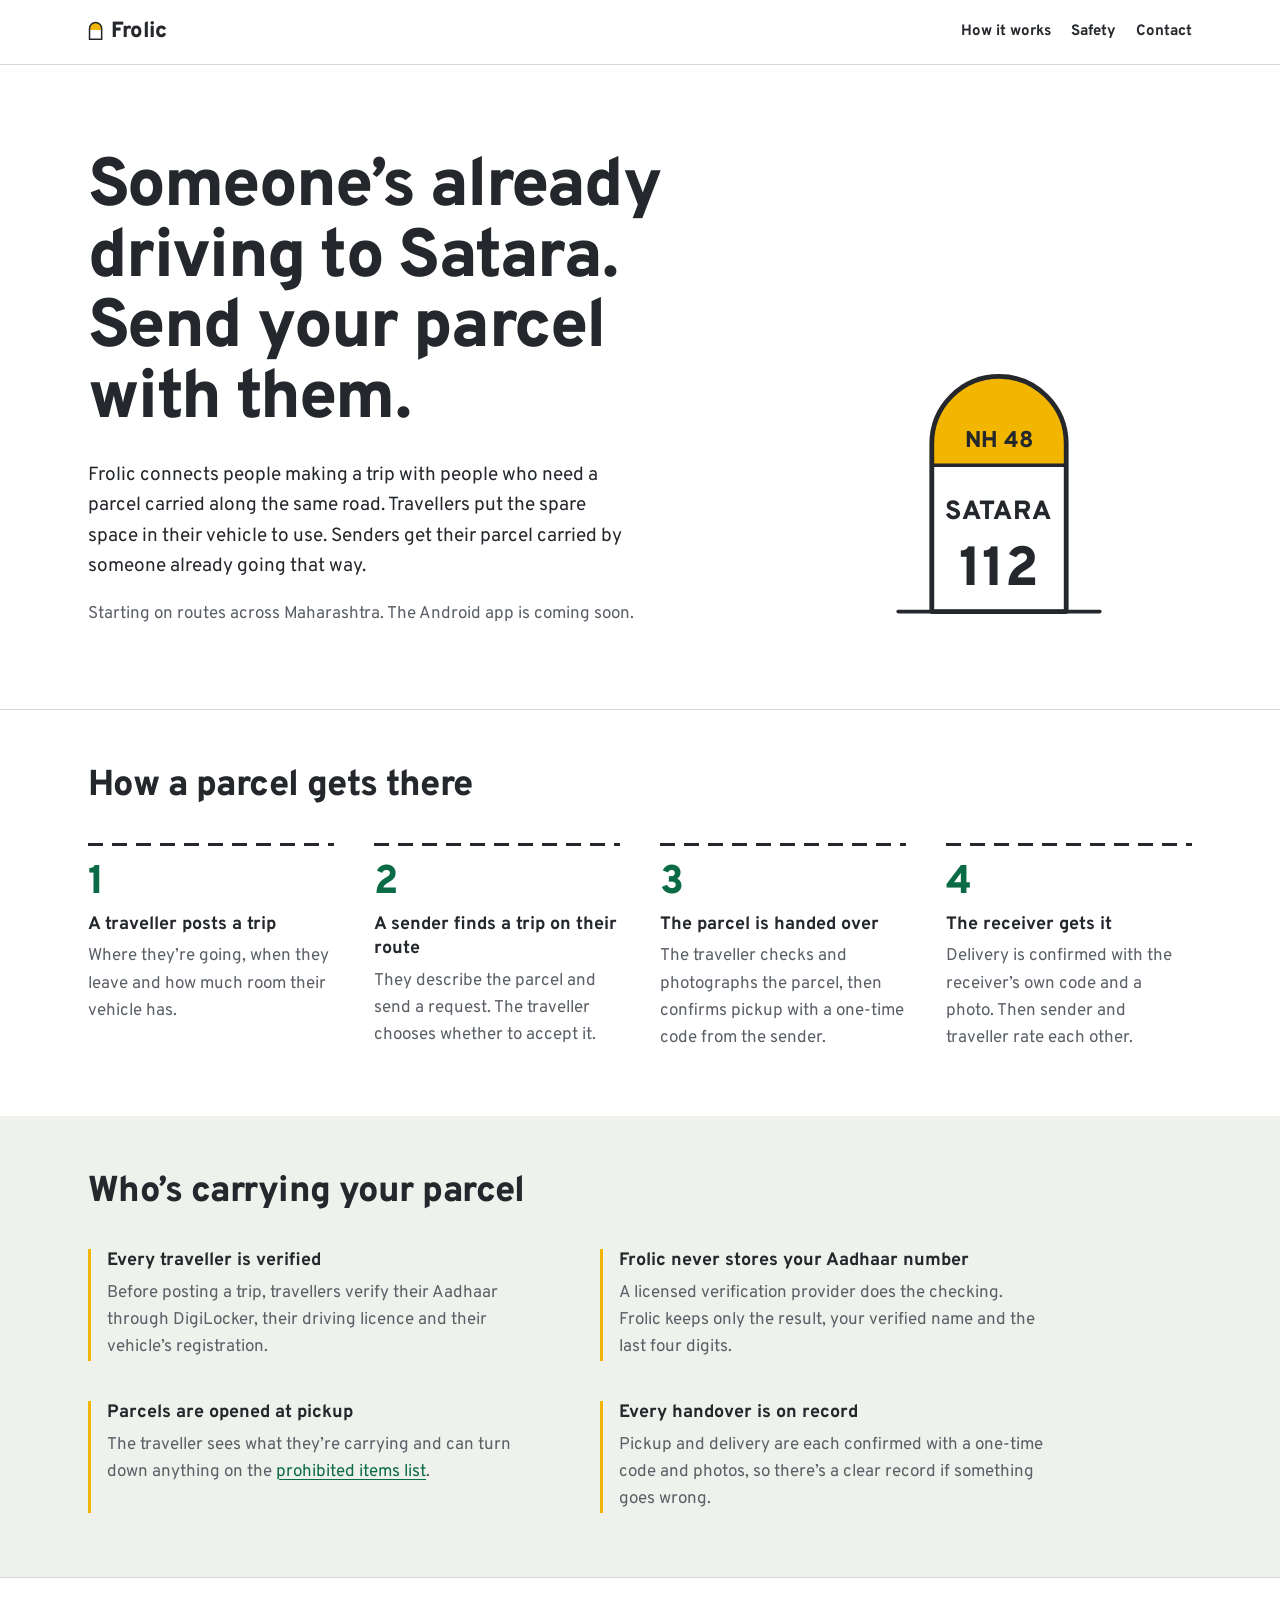
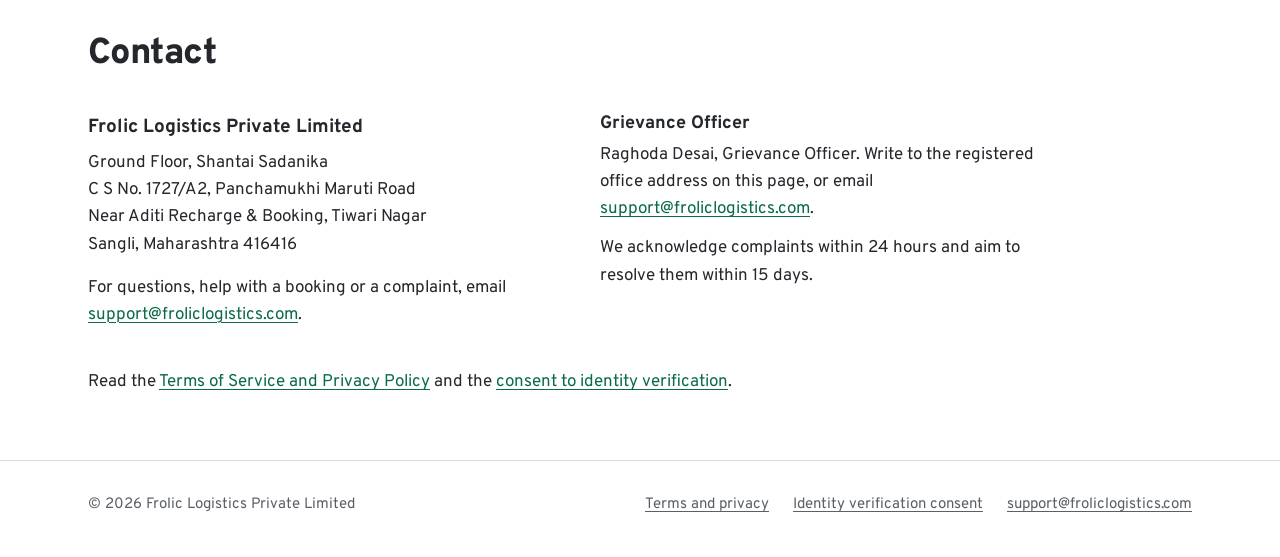
<file: index.html>
<!doctype html>
<html lang="en-IN">
<head>
  <meta charset="utf-8">
  <meta name="viewport" content="width=device-width, initial-scale=1">
  <title>Frolic: send a parcel with someone already making the trip</title>
  <meta name="description" content="Frolic connects people making a trip with people who need a parcel carried along the same road. Starting on routes across Maharashtra.">
  <link rel="canonical" href="https://froliclogistics.com/">
  <link rel="icon" href="favicon.svg" type="image/svg+xml">
  <link rel="stylesheet" href="assets/site.css">
</head>
<body>
  <a class="skip" href="#main">Skip to content</a>

  <header class="site-header">
    <div class="wrap">
      <a class="wordmark" href="./" aria-label="Frolic home">
        <svg viewBox="0 0 20 26" aria-hidden="true">
          <path class="stone-fill" d="M2 24V10a8 8 0 0 1 16 0v14z"/>
          <path class="stone-cap" d="M2 12v-2a8 8 0 0 1 16 0v2z"/>
          <path class="stone-line" stroke-width="2" d="M2 24V10a8 8 0 0 1 16 0v14z"/>
        </svg>
        Frolic
      </a>
      <nav class="site-nav" aria-label="Main">
        <ul>
          <li><a href="#how-it-works">How it works</a></li>
          <li><a href="#safety">Safety</a></li>
          <li><a href="#contact">Contact</a></li>
        </ul>
      </nav>
    </div>
  </header>

  <main id="main">
    <section class="hero">
      <div class="wrap">
        <div>
          <h1>Someone’s already driving to Satara. Send your parcel with them.</h1>
          <p class="lede">Frolic connects people making a trip with people who need a parcel carried along the same road. Travellers put the spare space in their vehicle to use. Senders get their parcel carried by someone already going that way.</p>
          <p class="status">Starting on routes across Maharashtra. The Android app is coming soon.</p>
        </div>

        <svg class="milestone" viewBox="0 0 200 262" role="img" aria-label="A highway milestone on NH 48: Satara, 112 kilometres">
          <path class="stone-fill" d="M44 248V108a56 56 0 0 1 112 0v140z"/>
          <path class="stone-cap" d="M44 126v-18a56 56 0 0 1 112 0v18z"/>
          <path class="stone-line" stroke-width="3" d="M44 126h112"/>
          <path class="stone-line" stroke-width="4" stroke-linejoin="round" d="M44 248V108a56 56 0 0 1 112 0v140z"/>
          <text class="stone-text" x="100" y="111" font-size="19">NH 48</text>
          <text class="stone-text" x="100" y="171" font-size="22" letter-spacing="1">SATARA</text>
          <text class="stone-text" x="100" y="226" font-size="46">112</text>
          <path class="stone-ground" stroke-width="3" stroke-linecap="round" d="M16 248h168"/>
        </svg>
      </div>
    </section>

    <section class="section" id="how-it-works" aria-labelledby="how-heading">
      <div class="wrap">
        <h2 id="how-heading">How a parcel gets there</h2>
        <ol class="steps">
          <li>
            <h3>A traveller posts a trip</h3>
            <p>Where they’re going, when they leave and how much room their vehicle has.</p>
          </li>
          <li>
            <h3>A sender finds a trip on their route</h3>
            <p>They describe the parcel and send a request. The traveller chooses whether to accept it.</p>
          </li>
          <li>
            <h3>The parcel is handed over</h3>
            <p>The traveller checks and photographs the parcel, then confirms pickup with a one-time code from the sender.</p>
          </li>
          <li>
            <h3>The receiver gets it</h3>
            <p>Delivery is confirmed with the receiver’s own code and a photo. Then sender and traveller rate each other.</p>
          </li>
        </ol>
      </div>
    </section>

    <section class="section section--verge" id="safety" aria-labelledby="safety-heading">
      <div class="wrap">
        <h2 id="safety-heading">Who’s carrying your parcel</h2>
        <ul class="facts">
          <li>
            <h3>Every traveller is verified</h3>
            <p>Before posting a trip, travellers verify their Aadhaar through DigiLocker, their driving licence and their vehicle’s registration.</p>
          </li>
          <li>
            <h3>Frolic never stores your Aadhaar number</h3>
            <p>A licensed verification provider does the checking. Frolic keeps only the result, your verified name and the last four digits.</p>
          </li>
          <li>
            <h3>Parcels are opened at pickup</h3>
            <p>The traveller sees what they’re carrying and can turn down anything on the <a href="terms-privacy/2026-09-01/#prohibited-items">prohibited items list</a>.</p>
          </li>
          <li>
            <h3>Every handover is on record</h3>
            <p>Pickup and delivery are each confirmed with a one-time code and photos, so there’s a clear record if something goes wrong.</p>
          </li>
        </ul>
      </div>
    </section>

    <section class="section contact" id="contact" aria-labelledby="contact-heading">
      <div class="wrap">
        <h2 id="contact-heading">Contact</h2>
        <div class="contact-grid">
          <div>
            <p class="company">Frolic Logistics Private Limited</p>
            <address>
            Ground Floor, Shantai Sadanika<br>
            C S No. 1727/A2, Panchamukhi Maruti Road<br>
            Near Aditi Recharge &amp; Booking, Tiwari Nagar<br>
            Sangli, Maharashtra 416416
            </address>
            <p>For questions, help with a booking or a complaint, email <a href="mailto:support@froliclogistics.com">support@froliclogistics.com</a>.</p>
          </div>
          <div>
            <h3 id="grievance-officer">Grievance Officer</h3>
            <p>Raghoda Desai, Grievance Officer. Write to the registered office address on this page, or email <a href="mailto:support@froliclogistics.com">support@froliclogistics.com</a>.</p>
            <p>We acknowledge complaints within 24 hours and aim to resolve them within 15 days.</p>
          </div>
        </div>
        <p class="contact-policies">Read the <a href="terms-privacy/2026-09-01/">Terms of Service and Privacy Policy</a> and the <a href="kyc-consent/2026-09-01/">consent to identity verification</a>.</p>
      </div>
    </section>
  </main>

  <footer class="site-footer">
    <div class="wrap">
      <p>© 2026 Frolic Logistics Private Limited</p>
      <ul>
        <li><a href="terms-privacy/2026-09-01/">Terms and privacy</a></li>
        <li><a href="kyc-consent/2026-09-01/">Identity verification consent</a></li>
        <li><a href="mailto:support@froliclogistics.com">support@froliclogistics.com</a></li>
      </ul>
    </div>
  </footer>
</body>
</html>
</file>
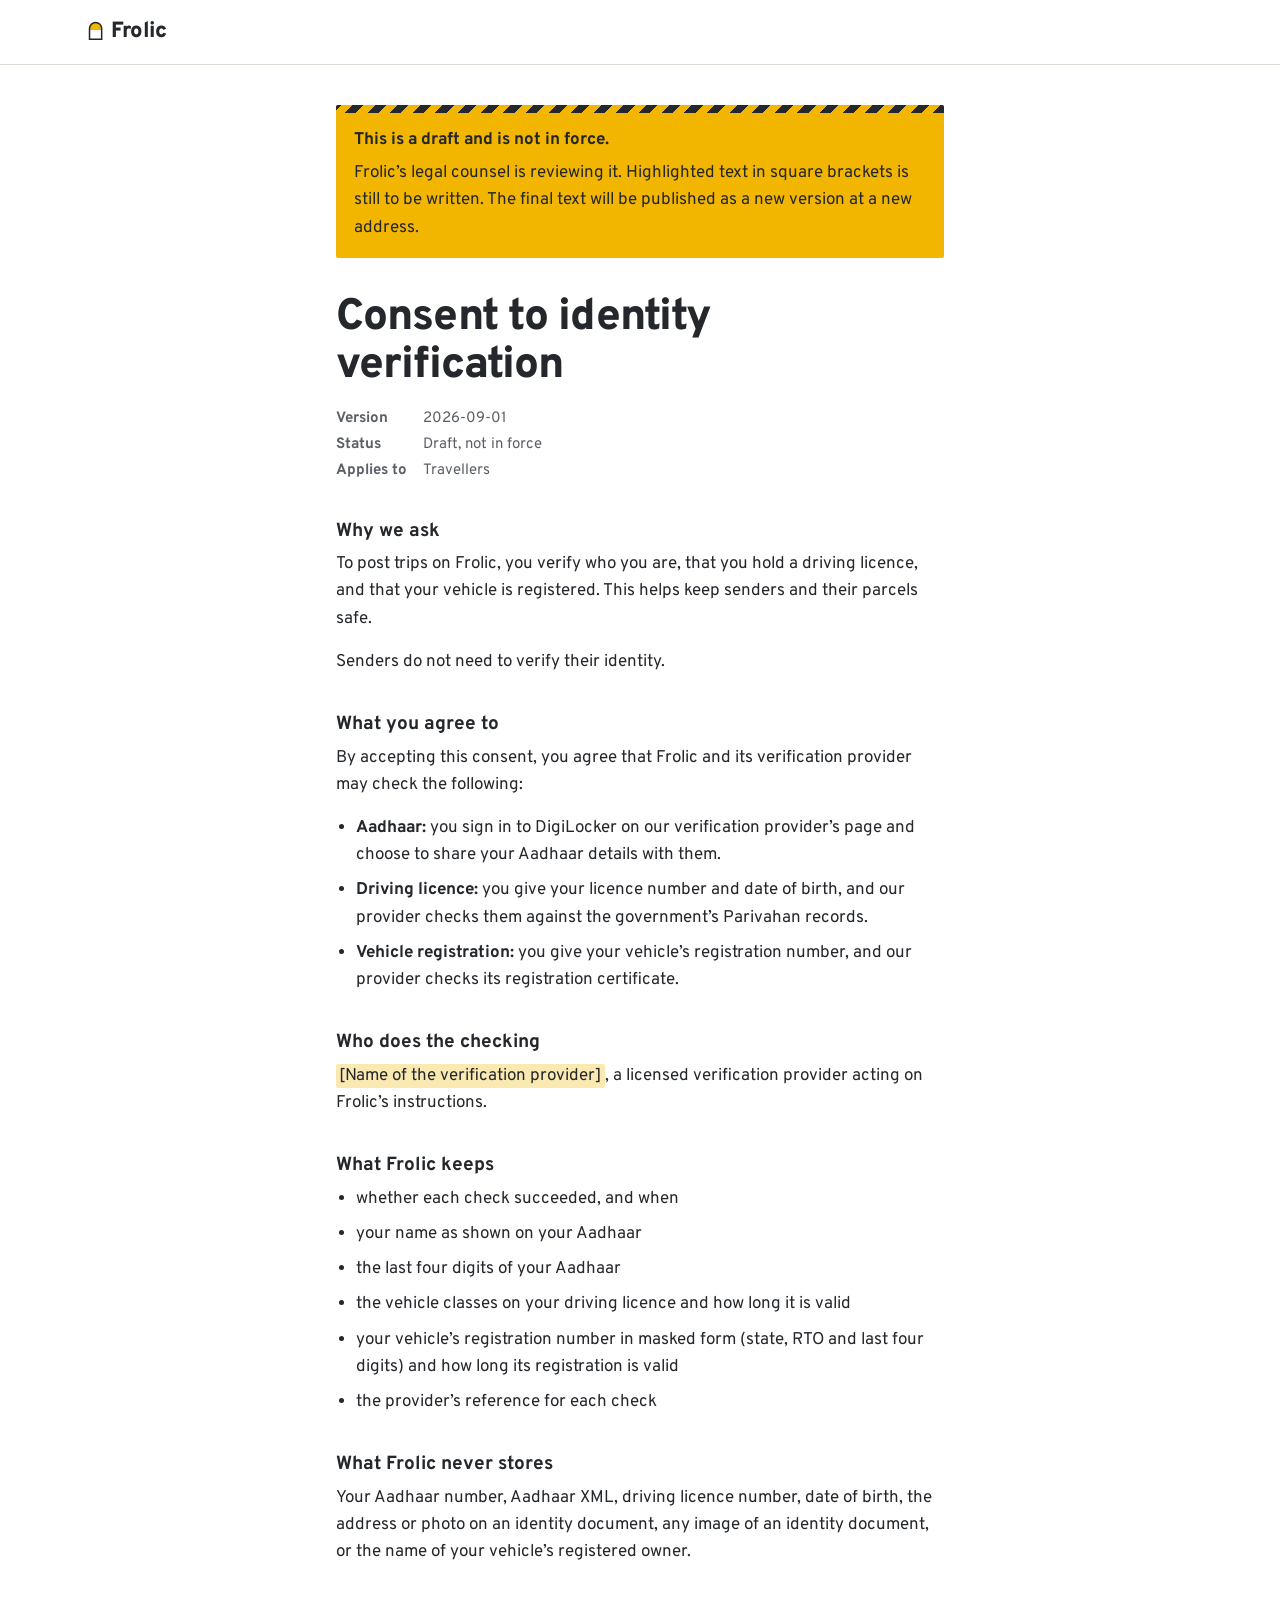
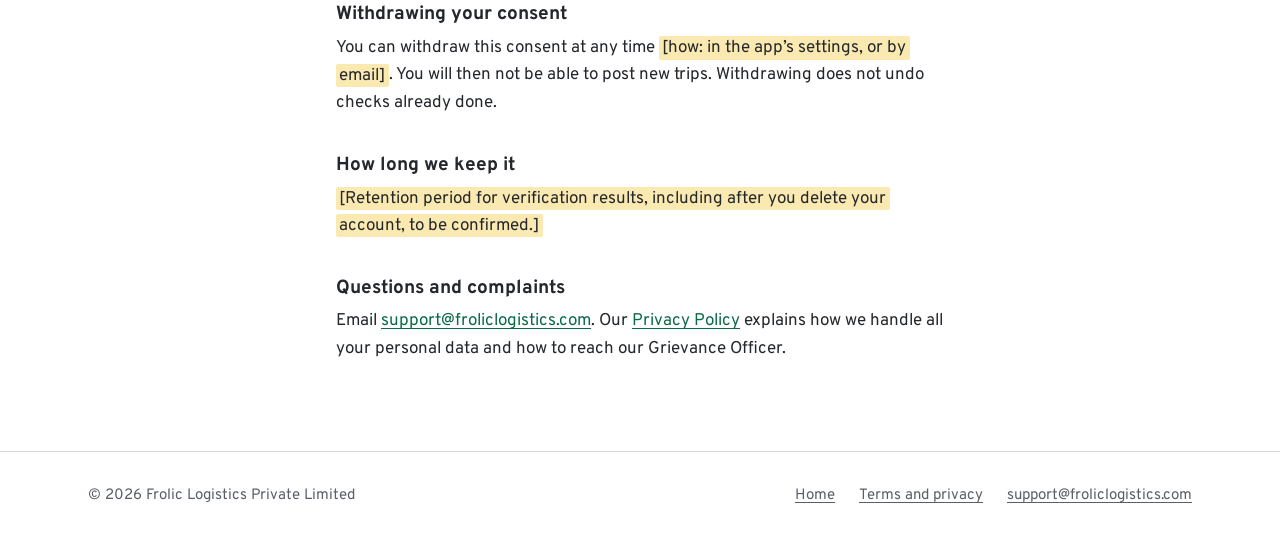
<file: kyc-consent/2026-09-01/index.html>
<!doctype html>
<html lang="en-IN">
<head>
  <meta charset="utf-8">
  <meta name="viewport" content="width=device-width, initial-scale=1">
  <title>Consent to identity verification, version 2026-09-01 (draft) | Frolic</title>
  <meta name="description" content="Draft consent text for traveller identity verification on Frolic, version 2026-09-01. Not yet in force.">
  <meta name="robots" content="noindex">
  <link rel="canonical" href="https://froliclogistics.com/kyc-consent/2026-09-01/">
  <link rel="icon" href="../../favicon.svg" type="image/svg+xml">
  <link rel="stylesheet" href="../../assets/site.css">
</head>
<body>
  <a class="skip" href="#main">Skip to content</a>

  <header class="site-header">
    <div class="wrap">
      <a class="wordmark" href="../../" aria-label="Frolic home">
        <svg viewBox="0 0 20 26" aria-hidden="true">
          <path class="stone-fill" d="M2 24V10a8 8 0 0 1 16 0v14z"/>
          <path class="stone-cap" d="M2 12v-2a8 8 0 0 1 16 0v2z"/>
          <path class="stone-line" stroke-width="2" d="M2 24V10a8 8 0 0 1 16 0v14z"/>
        </svg>
        Frolic
      </a>
    </div>
  </header>

  <main id="main" class="doc doc--short">
    <div class="wrap">
      <div class="draft" role="note">
        <p><strong>This is a draft and is not in force.</strong></p>
        <p>Frolic’s legal counsel is reviewing it. Highlighted text in square brackets is still to be written. The final text will be published as a new version at a new address.</p>
      </div>

      <h1>Consent to identity verification</h1>
      <dl class="doc-meta">
        <dt>Version</dt>
        <dd>2026-09-01</dd>
        <dt>Status</dt>
        <dd>Draft, not in force</dd>
        <dt>Applies to</dt>
        <dd>Travellers</dd>
      </dl>

      <h2 id="why">Why we ask</h2>
      <p>To post trips on Frolic, you verify who you are, that you hold a driving licence, and that your vehicle is registered. This helps keep senders and their parcels safe.</p>
      <p>Senders do not need to verify their identity.</p>

      <h2 id="what-you-agree-to">What you agree to</h2>
      <p>By accepting this consent, you agree that Frolic and its verification provider may check the following:</p>
      <ul>
        <li><strong>Aadhaar:</strong> you sign in to DigiLocker on our verification provider’s page and choose to share your Aadhaar details with them.</li>
        <li><strong>Driving licence:</strong> you give your licence number and date of birth, and our provider checks them against the government’s Parivahan records.</li>
        <li><strong>Vehicle registration:</strong> you give your vehicle’s registration number, and our provider checks its registration certificate.</li>
      </ul>

      <h2 id="provider">Who does the checking</h2>
      <p><mark class="todo">[Name of the verification provider]</mark>, a licensed verification provider acting on Frolic’s instructions.</p>

      <h2 id="kept">What Frolic keeps</h2>
      <ul>
        <li>whether each check succeeded, and when</li>
        <li>your name as shown on your Aadhaar</li>
        <li>the last four digits of your Aadhaar</li>
        <li>the vehicle classes on your driving licence and how long it is valid</li>
        <li>your vehicle’s registration number in masked form (state, RTO and last four digits) and how long its registration is valid</li>
        <li>the provider’s reference for each check</li>
      </ul>

      <h2 id="never-stored">What Frolic never stores</h2>
      <p>Your Aadhaar number, Aadhaar XML, driving licence number, date of birth, the address or photo on an identity document, any image of an identity document, or the name of your vehicle’s registered owner.</p>

      <h2 id="withdraw">Withdrawing your consent</h2>
      <p>You can withdraw this consent at any time <mark class="todo">[how: in the app’s settings, or by email]</mark>. You will then not be able to post new trips. Withdrawing does not undo checks already done.</p>

      <h2 id="retention">How long we keep it</h2>
      <p><mark class="todo">[Retention period for verification results, including after you delete your account, to be confirmed.]</mark></p>

      <h2 id="questions">Questions and complaints</h2>
      <p>Email <a href="mailto:support@froliclogistics.com">support@froliclogistics.com</a>. Our <a href="../../terms-privacy/2026-09-01/">Privacy Policy</a> explains how we handle all your personal data and how to reach our Grievance Officer.</p>
    </div>
  </main>

  <footer class="site-footer">
    <div class="wrap">
      <p>© 2026 Frolic Logistics Private Limited</p>
      <ul>
        <li><a href="../../">Home</a></li>
        <li><a href="../../terms-privacy/2026-09-01/">Terms and privacy</a></li>
        <li><a href="mailto:support@froliclogistics.com">support@froliclogistics.com</a></li>
      </ul>
    </div>
  </footer>
</body>
</html>
</file>
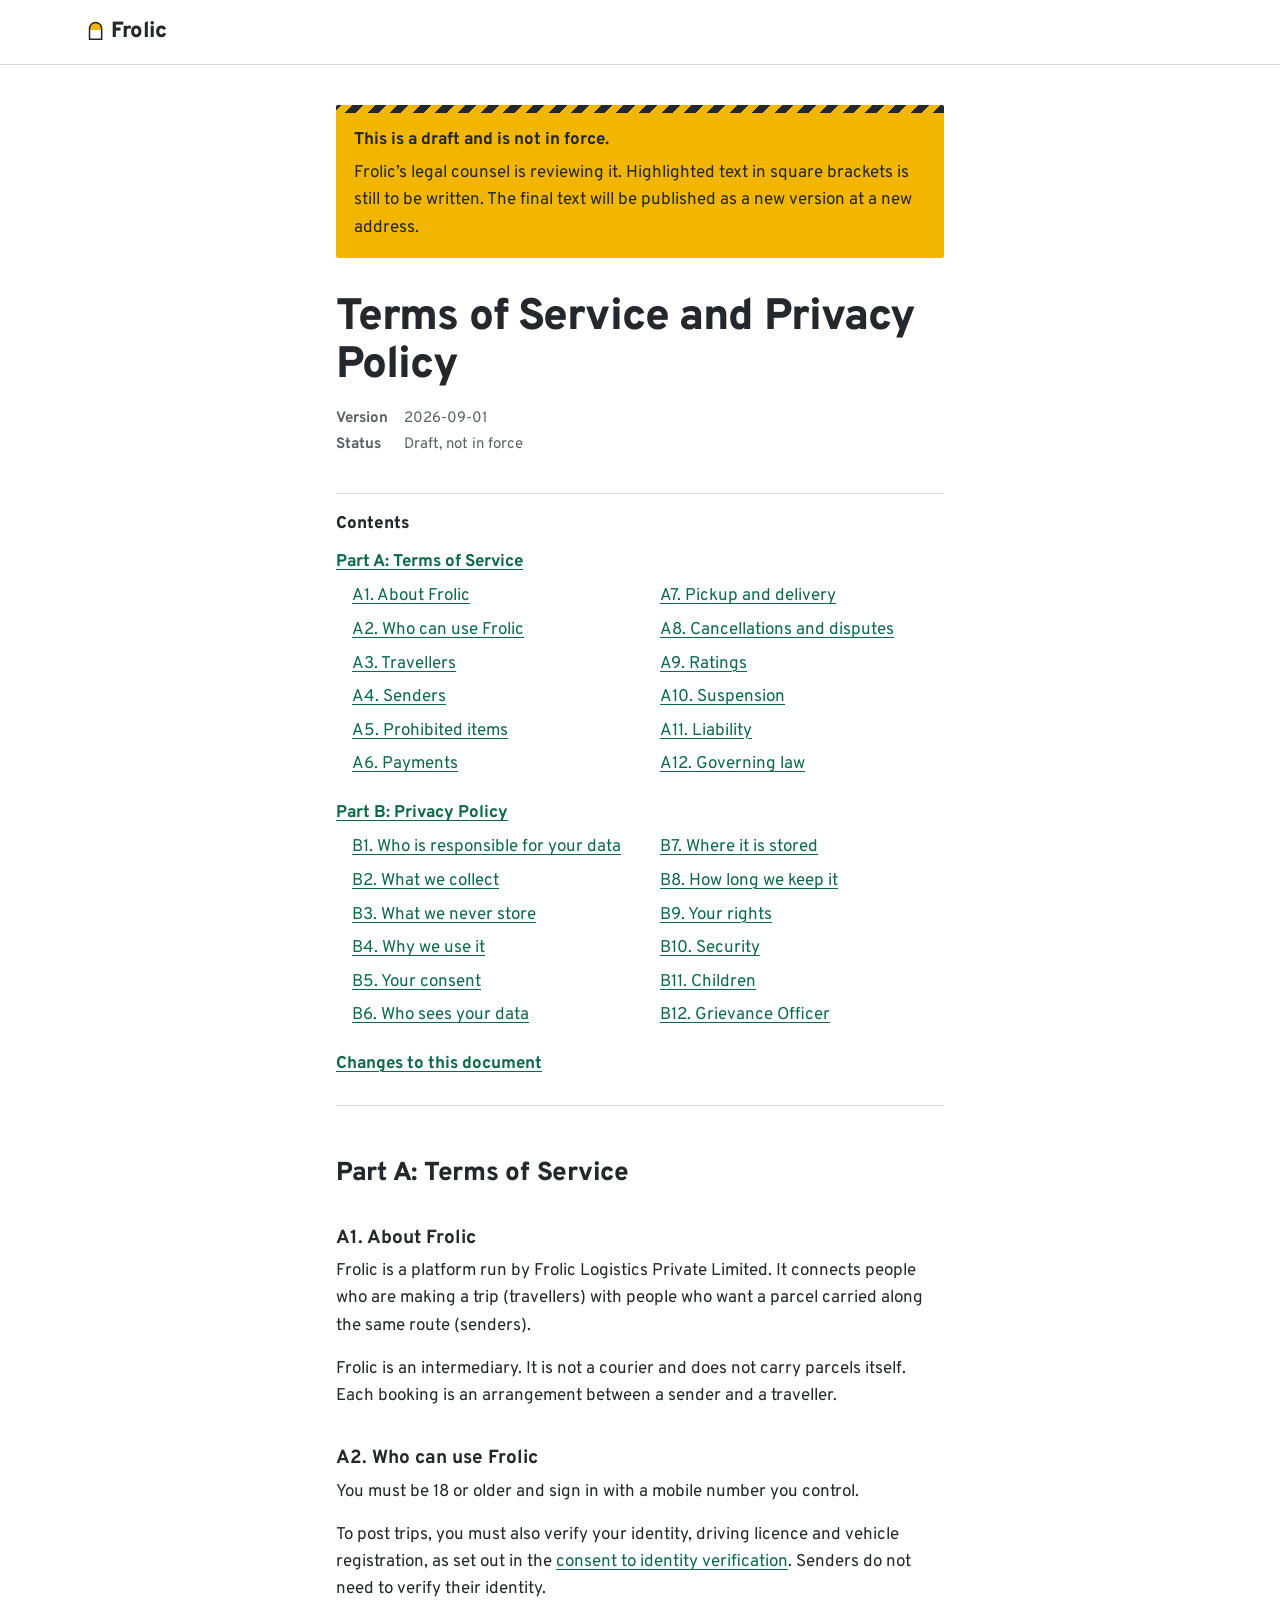
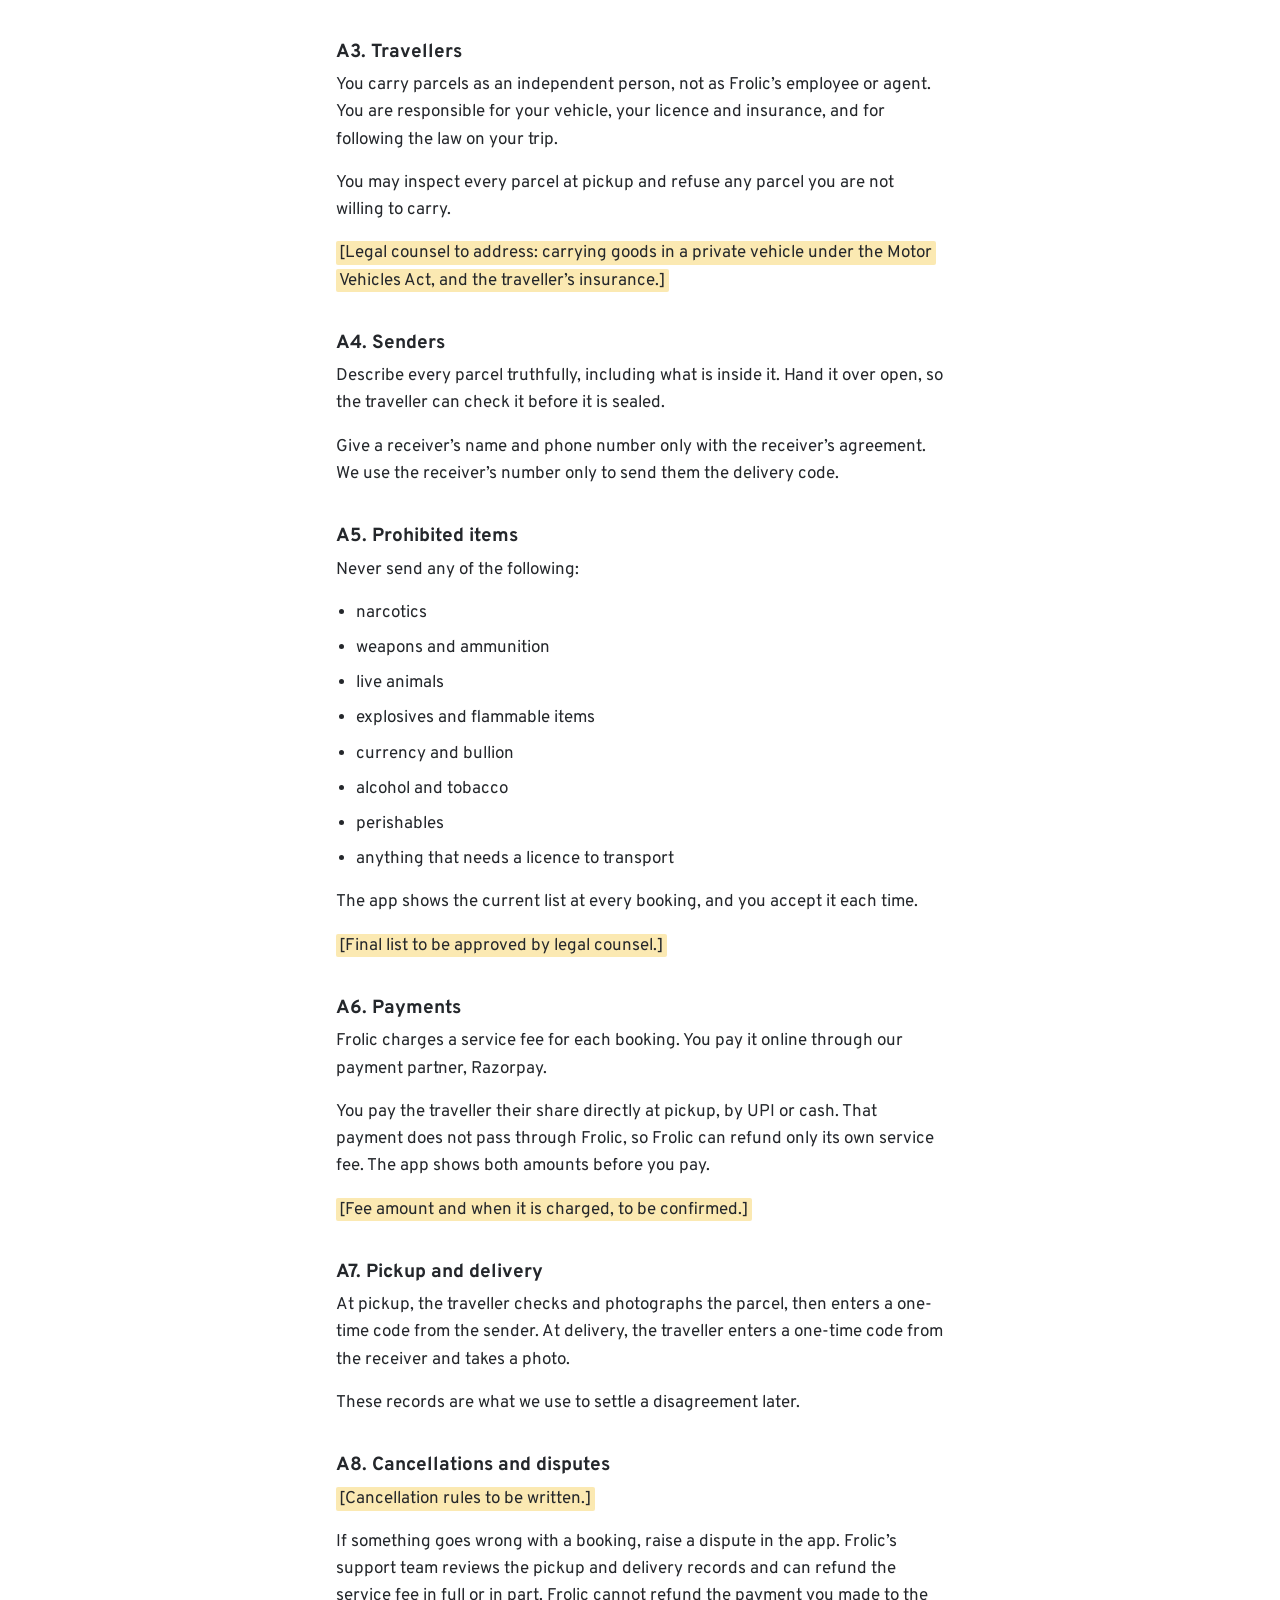
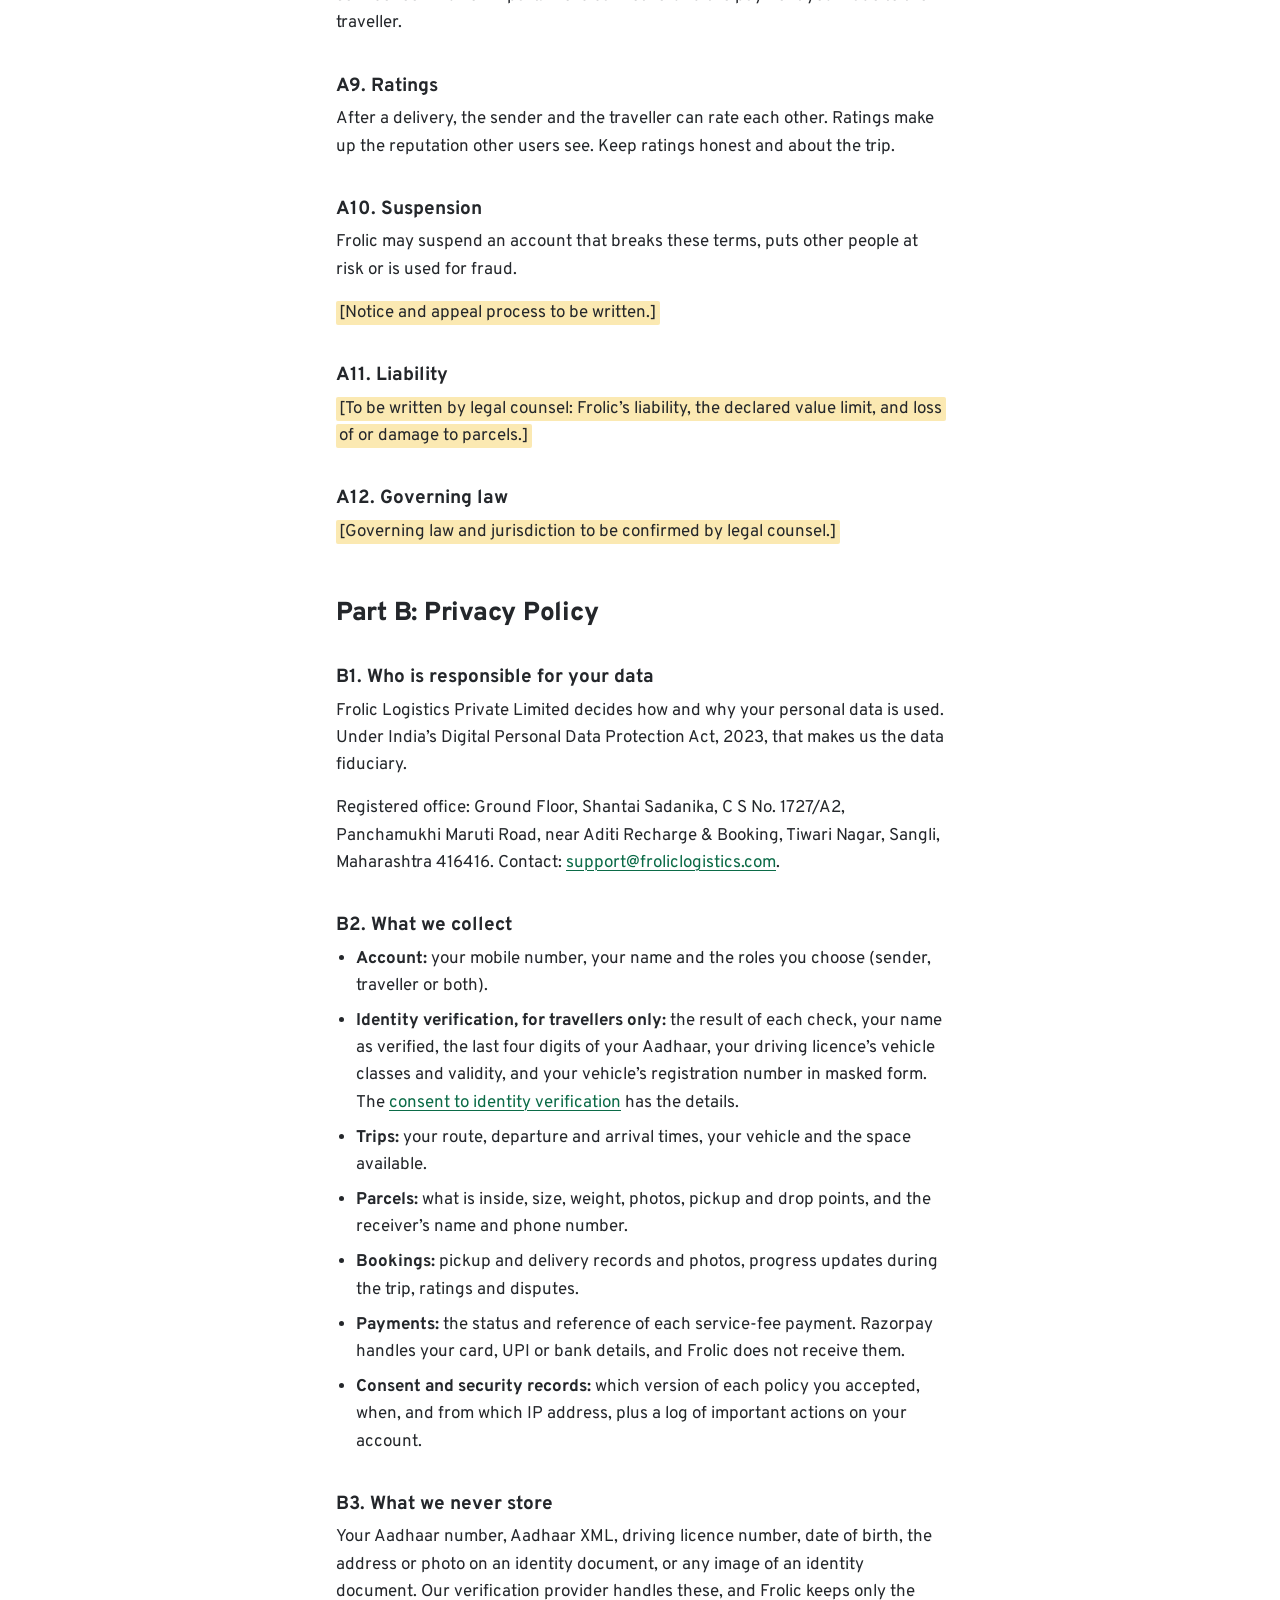
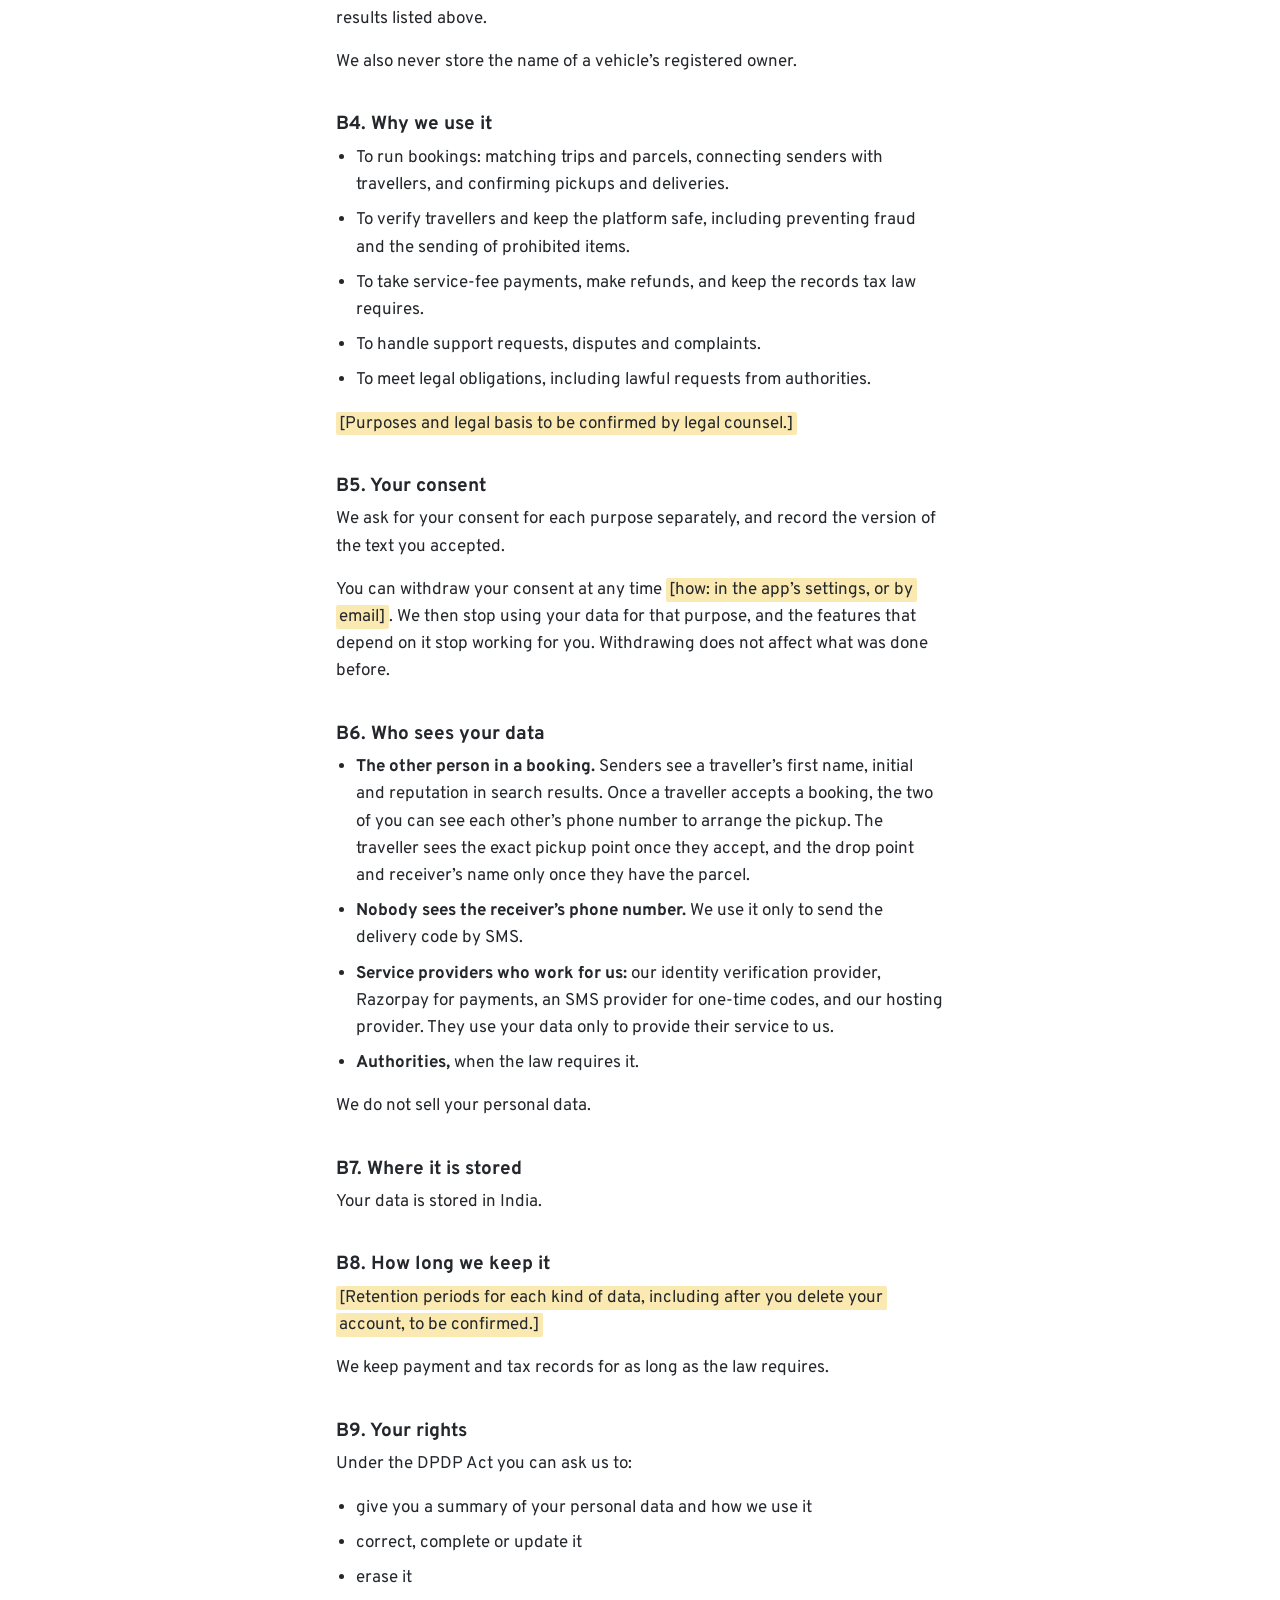
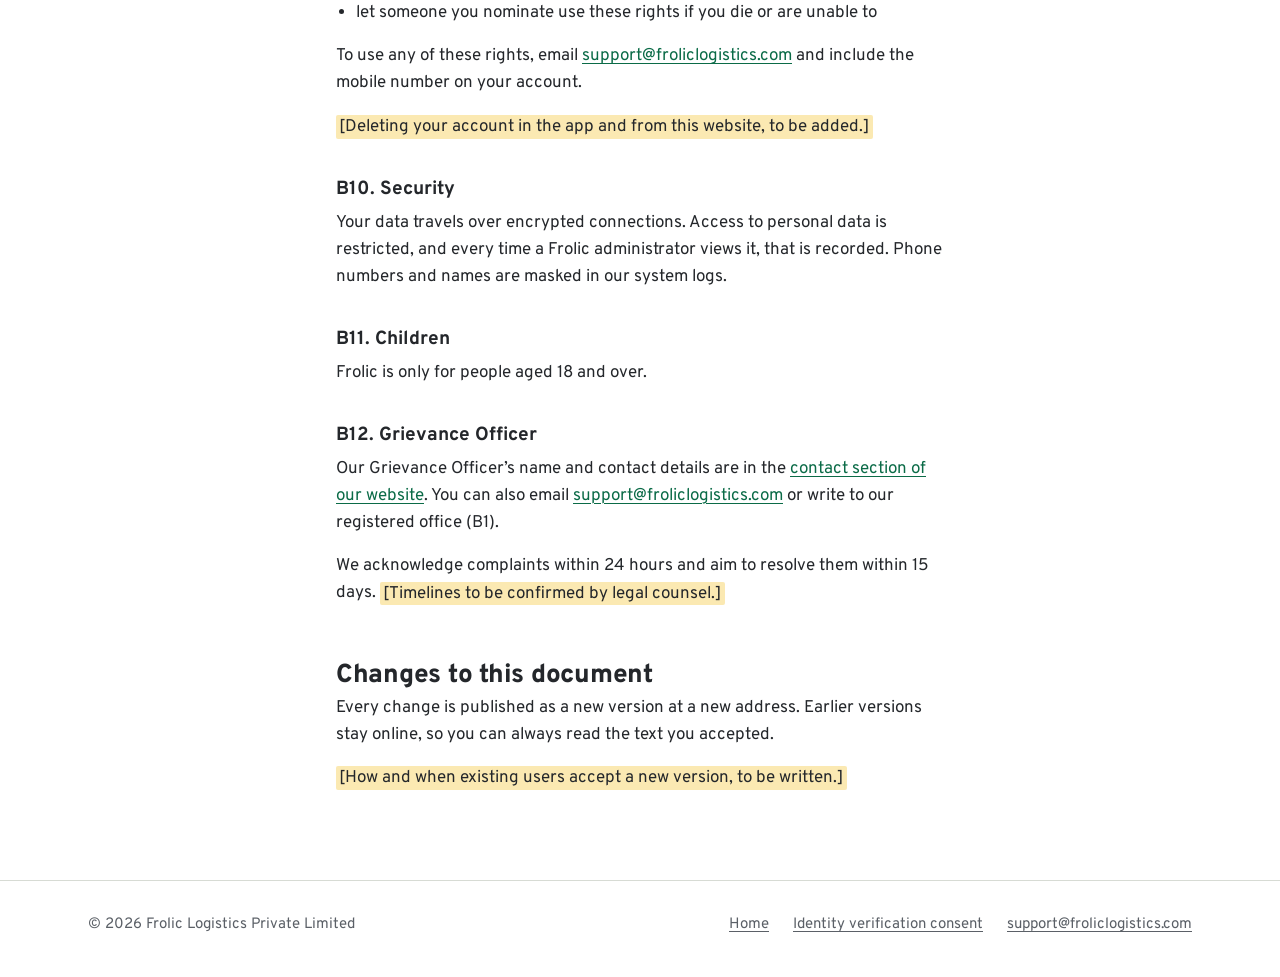
<file: terms-privacy/2026-09-01/index.html>
<!doctype html>
<html lang="en-IN">
<head>
  <meta charset="utf-8">
  <meta name="viewport" content="width=device-width, initial-scale=1">
  <title>Terms of Service and Privacy Policy, version 2026-09-01 (draft) | Frolic</title>
  <meta name="description" content="Draft Terms of Service and Privacy Policy for Frolic, version 2026-09-01. Not yet in force.">
  <meta name="robots" content="noindex">
  <link rel="canonical" href="https://froliclogistics.com/terms-privacy/2026-09-01/">
  <link rel="icon" href="../../favicon.svg" type="image/svg+xml">
  <link rel="stylesheet" href="../../assets/site.css">
</head>
<body>
  <a class="skip" href="#main">Skip to content</a>

  <header class="site-header">
    <div class="wrap">
      <a class="wordmark" href="../../" aria-label="Frolic home">
        <svg viewBox="0 0 20 26" aria-hidden="true">
          <path class="stone-fill" d="M2 24V10a8 8 0 0 1 16 0v14z"/>
          <path class="stone-cap" d="M2 12v-2a8 8 0 0 1 16 0v2z"/>
          <path class="stone-line" stroke-width="2" d="M2 24V10a8 8 0 0 1 16 0v14z"/>
        </svg>
        Frolic
      </a>
    </div>
  </header>

  <main id="main" class="doc">
    <div class="wrap">
      <div class="draft" role="note">
        <p><strong>This is a draft and is not in force.</strong></p>
        <p>Frolic’s legal counsel is reviewing it. Highlighted text in square brackets is still to be written. The final text will be published as a new version at a new address.</p>
      </div>

      <h1>Terms of Service and Privacy Policy</h1>
      <dl class="doc-meta">
        <dt>Version</dt>
        <dd>2026-09-01</dd>
        <dt>Status</dt>
        <dd>Draft, not in force</dd>
      </dl>

      <nav class="toc" aria-labelledby="toc-heading">
        <h2 id="toc-heading">Contents</h2>
        <ol>
          <li>
            <a href="#terms">Part A: Terms of Service</a>
            <ol>
              <li><a href="#about">A1. About Frolic</a></li>
              <li><a href="#eligibility">A2. Who can use Frolic</a></li>
              <li><a href="#travellers">A3. Travellers</a></li>
              <li><a href="#senders">A4. Senders</a></li>
              <li><a href="#prohibited-items">A5. Prohibited items</a></li>
              <li><a href="#payments">A6. Payments</a></li>
              <li><a href="#handovers">A7. Pickup and delivery</a></li>
              <li><a href="#disputes">A8. Cancellations and disputes</a></li>
              <li><a href="#ratings">A9. Ratings</a></li>
              <li><a href="#suspension">A10. Suspension</a></li>
              <li><a href="#liability">A11. Liability</a></li>
              <li><a href="#law">A12. Governing law</a></li>
            </ol>
          </li>
          <li>
            <a href="#privacy">Part B: Privacy Policy</a>
            <ol>
              <li><a href="#fiduciary">B1. Who is responsible for your data</a></li>
              <li><a href="#collect">B2. What we collect</a></li>
              <li><a href="#never-stored">B3. What we never store</a></li>
              <li><a href="#purposes">B4. Why we use it</a></li>
              <li><a href="#consent">B5. Your consent</a></li>
              <li><a href="#sharing">B6. Who sees your data</a></li>
              <li><a href="#location">B7. Where it is stored</a></li>
              <li><a href="#retention">B8. How long we keep it</a></li>
              <li><a href="#rights">B9. Your rights</a></li>
              <li><a href="#security">B10. Security</a></li>
              <li><a href="#children">B11. Children</a></li>
              <li><a href="#grievance">B12. Grievance Officer</a></li>
            </ol>
          </li>
          <li><a href="#changes">Changes to this document</a></li>
        </ol>
      </nav>

      <h2 id="terms">Part A: Terms of Service</h2>

      <h3 id="about">A1. About Frolic</h3>
      <p>Frolic is a platform run by Frolic Logistics Private Limited. It connects people who are making a trip (travellers) with people who want a parcel carried along the same route (senders).</p>
      <p>Frolic is an intermediary. It is not a courier and does not carry parcels itself. Each booking is an arrangement between a sender and a traveller.</p>

      <h3 id="eligibility">A2. Who can use Frolic</h3>
      <p>You must be 18 or older and sign in with a mobile number you control.</p>
      <p>To post trips, you must also verify your identity, driving licence and vehicle registration, as set out in the <a href="../../kyc-consent/2026-09-01/">consent to identity verification</a>. Senders do not need to verify their identity.</p>

      <h3 id="travellers">A3. Travellers</h3>
      <p>You carry parcels as an independent person, not as Frolic’s employee or agent. You are responsible for your vehicle, your licence and insurance, and for following the law on your trip.</p>
      <p>You may inspect every parcel at pickup and refuse any parcel you are not willing to carry.</p>
      <p><mark class="todo">[Legal counsel to address: carrying goods in a private vehicle under the Motor Vehicles Act, and the traveller’s insurance.]</mark></p>

      <h3 id="senders">A4. Senders</h3>
      <p>Describe every parcel truthfully, including what is inside it. Hand it over open, so the traveller can check it before it is sealed.</p>
      <p>Give a receiver’s name and phone number only with the receiver’s agreement. We use the receiver’s number only to send them the delivery code.</p>

      <h3 id="prohibited-items">A5. Prohibited items</h3>
      <p>Never send any of the following:</p>
      <ul>
        <li>narcotics</li>
        <li>weapons and ammunition</li>
        <li>live animals</li>
        <li>explosives and flammable items</li>
        <li>currency and bullion</li>
        <li>alcohol and tobacco</li>
        <li>perishables</li>
        <li>anything that needs a licence to transport</li>
      </ul>
      <p>The app shows the current list at every booking, and you accept it each time.</p>
      <p><mark class="todo">[Final list to be approved by legal counsel.]</mark></p>

      <h3 id="payments">A6. Payments</h3>
      <p>Frolic charges a service fee for each booking. You pay it online through our payment partner, Razorpay.</p>
      <p>You pay the traveller their share directly at pickup, by UPI or cash. That payment does not pass through Frolic, so Frolic can refund only its own service fee. The app shows both amounts before you pay.</p>
      <p><mark class="todo">[Fee amount and when it is charged, to be confirmed.]</mark></p>

      <h3 id="handovers">A7. Pickup and delivery</h3>
      <p>At pickup, the traveller checks and photographs the parcel, then enters a one-time code from the sender. At delivery, the traveller enters a one-time code from the receiver and takes a photo.</p>
      <p>These records are what we use to settle a disagreement later.</p>

      <h3 id="disputes">A8. Cancellations and disputes</h3>
      <p><mark class="todo">[Cancellation rules to be written.]</mark></p>
      <p>If something goes wrong with a booking, raise a dispute in the app. Frolic’s support team reviews the pickup and delivery records and can refund the service fee in full or in part. Frolic cannot refund the payment you made to the traveller.</p>

      <h3 id="ratings">A9. Ratings</h3>
      <p>After a delivery, the sender and the traveller can rate each other. Ratings make up the reputation other users see. Keep ratings honest and about the trip.</p>

      <h3 id="suspension">A10. Suspension</h3>
      <p>Frolic may suspend an account that breaks these terms, puts other people at risk or is used for fraud.</p>
      <p><mark class="todo">[Notice and appeal process to be written.]</mark></p>

      <h3 id="liability">A11. Liability</h3>
      <p><mark class="todo">[To be written by legal counsel: Frolic’s liability, the declared value limit, and loss of or damage to parcels.]</mark></p>

      <h3 id="law">A12. Governing law</h3>
      <p><mark class="todo">[Governing law and jurisdiction to be confirmed by legal counsel.]</mark></p>

      <h2 id="privacy">Part B: Privacy Policy</h2>

      <h3 id="fiduciary">B1. Who is responsible for your data</h3>
      <p>Frolic Logistics Private Limited decides how and why your personal data is used. Under India’s Digital Personal Data Protection Act, 2023, that makes us the data fiduciary.</p>
      <p>Registered office: Ground Floor, Shantai Sadanika, C S No. 1727/A2, Panchamukhi Maruti Road, near Aditi Recharge &amp; Booking, Tiwari Nagar, Sangli, Maharashtra 416416. Contact: <a href="mailto:support@froliclogistics.com">support@froliclogistics.com</a>.</p>

      <h3 id="collect">B2. What we collect</h3>
      <ul>
        <li><strong>Account:</strong> your mobile number, your name and the roles you choose (sender, traveller or both).</li>
        <li><strong>Identity verification, for travellers only:</strong> the result of each check, your name as verified, the last four digits of your Aadhaar, your driving licence’s vehicle classes and validity, and your vehicle’s registration number in masked form. The <a href="../../kyc-consent/2026-09-01/">consent to identity verification</a> has the details.</li>
        <li><strong>Trips:</strong> your route, departure and arrival times, your vehicle and the space available.</li>
        <li><strong>Parcels:</strong> what is inside, size, weight, photos, pickup and drop points, and the receiver’s name and phone number.</li>
        <li><strong>Bookings:</strong> pickup and delivery records and photos, progress updates during the trip, ratings and disputes.</li>
        <li><strong>Payments:</strong> the status and reference of each service-fee payment. Razorpay handles your card, UPI or bank details, and Frolic does not receive them.</li>
        <li><strong>Consent and security records:</strong> which version of each policy you accepted, when, and from which IP address, plus a log of important actions on your account.</li>
      </ul>

      <h3 id="never-stored">B3. What we never store</h3>
      <p>Your Aadhaar number, Aadhaar XML, driving licence number, date of birth, the address or photo on an identity document, or any image of an identity document. Our verification provider handles these, and Frolic keeps only the results listed above.</p>
      <p>We also never store the name of a vehicle’s registered owner.</p>

      <h3 id="purposes">B4. Why we use it</h3>
      <ul>
        <li>To run bookings: matching trips and parcels, connecting senders with travellers, and confirming pickups and deliveries.</li>
        <li>To verify travellers and keep the platform safe, including preventing fraud and the sending of prohibited items.</li>
        <li>To take service-fee payments, make refunds, and keep the records tax law requires.</li>
        <li>To handle support requests, disputes and complaints.</li>
        <li>To meet legal obligations, including lawful requests from authorities.</li>
      </ul>
      <p><mark class="todo">[Purposes and legal basis to be confirmed by legal counsel.]</mark></p>

      <h3 id="consent">B5. Your consent</h3>
      <p>We ask for your consent for each purpose separately, and record the version of the text you accepted.</p>
      <p>You can withdraw your consent at any time <mark class="todo">[how: in the app’s settings, or by email]</mark>. We then stop using your data for that purpose, and the features that depend on it stop working for you. Withdrawing does not affect what was done before.</p>

      <h3 id="sharing">B6. Who sees your data</h3>
      <ul>
        <li><strong>The other person in a booking.</strong> Senders see a traveller’s first name, initial and reputation in search results. Once a traveller accepts a booking, the two of you can see each other’s phone number to arrange the pickup. The traveller sees the exact pickup point once they accept, and the drop point and receiver’s name only once they have the parcel.</li>
        <li><strong>Nobody sees the receiver’s phone number.</strong> We use it only to send the delivery code by SMS.</li>
        <li><strong>Service providers who work for us:</strong> our identity verification provider, Razorpay for payments, an SMS provider for one-time codes, and our hosting provider. They use your data only to provide their service to us.</li>
        <li><strong>Authorities,</strong> when the law requires it.</li>
      </ul>
      <p>We do not sell your personal data.</p>

      <h3 id="location">B7. Where it is stored</h3>
      <p>Your data is stored in India.</p>

      <h3 id="retention">B8. How long we keep it</h3>
      <p><mark class="todo">[Retention periods for each kind of data, including after you delete your account, to be confirmed.]</mark></p>
      <p>We keep payment and tax records for as long as the law requires.</p>

      <h3 id="rights">B9. Your rights</h3>
      <p>Under the DPDP Act you can ask us to:</p>
      <ul>
        <li>give you a summary of your personal data and how we use it</li>
        <li>correct, complete or update it</li>
        <li>erase it</li>
        <li>let someone you nominate use these rights if you die or are unable to</li>
      </ul>
      <p>To use any of these rights, email <a href="mailto:support@froliclogistics.com">support@froliclogistics.com</a> and include the mobile number on your account.</p>
      <p><mark class="todo">[Deleting your account in the app and from this website, to be added.]</mark></p>

      <h3 id="security">B10. Security</h3>
      <p>Your data travels over encrypted connections. Access to personal data is restricted, and every time a Frolic administrator views it, that is recorded. Phone numbers and names are masked in our system logs.</p>

      <h3 id="children">B11. Children</h3>
      <p>Frolic is only for people aged 18 and over.</p>

      <h3 id="grievance">B12. Grievance Officer</h3>
      <p>Our Grievance Officer’s name and contact details are in the <a href="../../#grievance-officer">contact section of our website</a>. You can also email <a href="mailto:support@froliclogistics.com">support@froliclogistics.com</a> or write to our registered office (B1).</p>
      <p>We acknowledge complaints within 24 hours and aim to resolve them within 15 days. <mark class="todo">[Timelines to be confirmed by legal counsel.]</mark></p>

      <h2 id="changes">Changes to this document</h2>
      <p>Every change is published as a new version at a new address. Earlier versions stay online, so you can always read the text you accepted.</p>
      <p><mark class="todo">[How and when existing users accept a new version, to be written.]</mark></p>
    </div>
  </main>

  <footer class="site-footer">
    <div class="wrap">
      <p>© 2026 Frolic Logistics Private Limited</p>
      <ul>
        <li><a href="../../">Home</a></li>
        <li><a href="../../kyc-consent/2026-09-01/">Identity verification consent</a></li>
        <li><a href="mailto:support@froliclogistics.com">support@froliclogistics.com</a></li>
      </ul>
    </div>
  </footer>
</body>
</html>
</file>
<file: assets/site.css>
/* Frolic website. One stylesheet for every page.
   Colours come from Indian highway milestones: white stone, yellow cap,
   signboard green. Overpass descends from the Highway Gothic road-sign face. */

@font-face {
  font-family: "Overpass";
  src: url("fonts/overpass-latin-400-normal.woff2") format("woff2");
  font-weight: 400;
  font-style: normal;
  font-display: swap;
}
@font-face {
  font-family: "Overpass";
  src: url("fonts/overpass-latin-700-normal.woff2") format("woff2");
  font-weight: 700;
  font-style: normal;
  font-display: swap;
}
@font-face {
  font-family: "Overpass";
  src: url("fonts/overpass-latin-800-normal.woff2") format("woff2");
  font-weight: 800;
  font-style: normal;
  font-display: swap;
}

:root {
  color-scheme: light dark;
  --paper: #ffffff;
  --verge: #eef1ec;
  --road: #24272b;
  --muted: #5b6067;
  --rule: #d7dbd4;
  --sign: #0b6b47;
  --cap: #f2b600;
  --cap-ink: #24272b;
  --stone: #ffffff;
  --stone-ink: #24272b;
  --todo: rgba(242, 182, 0, 0.3);
}

@media (prefers-color-scheme: dark) {
  :root {
    --paper: #16191b;
    --verge: #1d2124;
    --road: #e6e8e3;
    --muted: #a4aaa6;
    --rule: #343a3d;
    --sign: #5cc596;
    --todo: rgba(242, 182, 0, 0.26);
  }
}

*,
*::before,
*::after {
  box-sizing: border-box;
}

html {
  -webkit-text-size-adjust: 100%;
}

body {
  margin: 0;
  background: var(--paper);
  color: var(--road);
  font: 400 1.0625rem/1.6 "Overpass", system-ui, -apple-system, "Segoe UI", Roboto, sans-serif;
}

svg {
  display: block;
  max-width: 100%;
}

a {
  color: var(--sign);
  text-decoration-thickness: 1px;
  text-underline-offset: 0.18em;
}

a:hover {
  text-decoration-thickness: 2px;
}

:focus-visible {
  outline: 3px solid var(--cap);
  outline-offset: 2px;
  border-radius: 2px;
}

.skip {
  position: absolute;
  left: 1rem;
  top: -4rem;
  padding: 0.5rem 0.75rem;
  background: var(--road);
  color: var(--paper);
  z-index: 1;
}

.skip:focus {
  top: 0.75rem;
}

.wrap {
  max-width: 72rem;
  margin: 0 auto;
  padding: 0 1rem;
}

@media (min-width: 40rem) {
  .wrap {
    padding: 0 1.5rem;
  }
}

/* Header and footer */

.site-header {
  border-bottom: 1px solid var(--rule);
}

.site-header .wrap {
  display: flex;
  align-items: center;
  justify-content: space-between;
  gap: 1rem;
  min-height: 4rem;
}

.wordmark {
  display: inline-flex;
  align-items: center;
  gap: 0.5rem;
  color: var(--road);
  font-weight: 800;
  font-size: 1.375rem;
  letter-spacing: -0.01em;
  text-decoration: none;
}

.wordmark svg {
  width: 0.95rem;
  height: auto;
  margin-top: -0.2rem;
}

.site-nav ul {
  display: flex;
  flex-wrap: wrap;
  gap: 0.25rem 1.25rem;
  margin: 0;
  padding: 0;
  list-style: none;
}

.site-nav a {
  color: var(--road);
  font-weight: 700;
  font-size: 0.9375rem;
  text-decoration: none;
}

.site-nav a:hover {
  color: var(--sign);
}

.site-footer {
  border-top: 1px solid var(--rule);
  padding: 2rem 0 2.5rem;
  color: var(--muted);
  font-size: 0.9375rem;
}

.site-footer .wrap {
  display: flex;
  flex-wrap: wrap;
  justify-content: space-between;
  gap: 0.75rem 2rem;
}

.site-footer p {
  margin: 0;
}

.site-footer ul {
  display: flex;
  flex-wrap: wrap;
  gap: 0.5rem 1.5rem;
  margin: 0;
  padding: 0;
  list-style: none;
}

.site-footer a {
  color: var(--muted);
}

/* Milestone drawing: the stone stays white in both themes, like a real one. */

.stone-fill {
  fill: var(--stone);
}

.stone-line {
  fill: none;
  stroke: var(--stone-ink);
}

.stone-cap {
  fill: var(--cap);
}

.stone-text {
  fill: var(--stone-ink);
  font-family: "Overpass", system-ui, sans-serif;
  font-weight: 800;
  text-anchor: middle;
}

.stone-ground {
  stroke: var(--road);
}

/* Home */

.hero {
  padding: 3rem 0 3.5rem;
}

.hero .wrap {
  display: grid;
  gap: 2.5rem;
  align-items: end;
}

.hero h1 {
  max-width: 15ch;
  margin: 0 0 1.5rem;
  font-weight: 800;
  font-size: clamp(2.25rem, 5.5vw + 0.75rem, 4.25rem);
  line-height: 1.04;
  letter-spacing: -0.025em;
}

.lede {
  max-width: 34rem;
  margin: 0 0 1.25rem;
  font-size: 1.1875rem;
}

.status {
  margin: 0;
  color: var(--muted);
}

.milestone {
  width: 9.5rem;
}

@media (min-width: 48rem) {
  .hero {
    padding: 5.5rem 0 5rem;
  }

  .hero .wrap {
    grid-template-columns: minmax(0, 1.7fr) minmax(0, 1fr);
    gap: 4rem;
  }

  .milestone {
    width: 15rem;
    justify-self: center;
  }
}

.section {
  padding: 3.5rem 0 4rem;
  border-top: 1px solid var(--rule);
}

.section h2 {
  max-width: 24ch;
  margin: 0 0 2.25rem;
  font-weight: 800;
  font-size: clamp(1.625rem, 1.5vw + 1.2rem, 2.25rem);
  line-height: 1.15;
  letter-spacing: -0.015em;
}

.section h3 {
  margin: 0 0 0.375rem;
  font-weight: 700;
  font-size: 1.125rem;
  line-height: 1.35;
}

.section p {
  margin: 0;
}

/* The steps sit on a dashed lane marking, in the order a booking happens. */

.steps {
  display: grid;
  gap: 2rem;
  margin: 0;
  padding: 0;
  list-style: none;
  counter-reset: step;
}

.steps li {
  counter-increment: step;
  padding-top: 1.25rem;
  background: linear-gradient(90deg, var(--road) 0 62%, transparent 0) 0 0 / 1.5rem 3px repeat-x;
}

.steps li::before {
  content: counter(step);
  display: block;
  margin-bottom: 0.625rem;
  color: var(--sign);
  font-weight: 800;
  font-size: 2.5rem;
  line-height: 1;
}

.steps p,
.facts p {
  color: var(--muted);
}

@media (min-width: 48rem) {
  .steps {
    grid-template-columns: repeat(4, minmax(0, 1fr));
    gap: 2.5rem;
  }
}

.section--verge {
  background: var(--verge);
  border-top: 0;
}

.facts {
  display: grid;
  gap: 1.75rem;
  max-width: 60rem;
  margin: 0;
  padding: 0;
  list-style: none;
}

.facts li {
  padding-left: 1rem;
  border-left: 3px solid var(--cap);
}

@media (min-width: 48rem) {
  .facts {
    grid-template-columns: repeat(2, minmax(0, 1fr));
    gap: 2.5rem 4rem;
  }
}

.contact p + p {
  margin-top: 0.75rem;
}

.contact address {
  margin: 0.5rem 0 1rem;
  font-style: normal;
}

.contact-grid {
  display: grid;
  gap: 2.25rem;
  max-width: 60rem;
}

.contact .contact-policies {
  margin-top: 2.5rem;
}

@media (min-width: 48rem) {
  .contact-grid {
    grid-template-columns: repeat(2, minmax(0, 1fr));
    gap: 4rem;
  }
}

.contact .company {
  font-weight: 700;
  font-size: 1.1875rem;
}

/* Policy pages */

.doc {
  padding: 2.5rem 0 4.5rem;
}

.doc .wrap {
  max-width: 41rem;
}

.draft {
  margin: 0 0 2.25rem;
  padding: 1rem 1.125rem;
  background: var(--cap);
  color: var(--cap-ink);
  border-radius: 2px;
}

/* Road-works stripes: this text is still under construction. */
.draft::before {
  content: "";
  display: block;
  height: 0.5rem;
  margin: -1rem -1.125rem 0.875rem;
  background: repeating-linear-gradient(-45deg, var(--cap-ink) 0 0.5rem, var(--cap) 0.5rem 1rem);
  border-radius: 2px 2px 0 0;
}

.doc .draft p {
  margin: 0;
}

.doc .draft p + p {
  margin-top: 0.375rem;
}

.draft a {
  color: var(--cap-ink);
}

.doc h1 {
  margin: 0 0 1rem;
  font-weight: 800;
  font-size: clamp(2rem, 2.5vw + 1.25rem, 2.75rem);
  line-height: 1.1;
  letter-spacing: -0.02em;
}

.doc-meta {
  display: grid;
  grid-template-columns: max-content 1fr;
  gap: 0.125rem 1rem;
  margin: 0 0 2.25rem;
  color: var(--muted);
  font-size: 0.9375rem;
}

.doc-meta dt {
  font-weight: 700;
}

.doc-meta dd {
  margin: 0;
}

.toc {
  margin: 0 0 2.75rem;
  padding: 1.25rem 0 1.5rem;
  border-top: 1px solid var(--rule);
  border-bottom: 1px solid var(--rule);
}

.doc .toc h2 {
  margin: 0 0 0.75rem;
  font-size: 1.0625rem;
  letter-spacing: 0;
}

.toc ol {
  margin: 0;
  padding: 0;
  list-style: none;
}

.toc ol ol {
  margin: 0.25rem 0 0.75rem;
  padding-left: 1rem;
  columns: 2 13rem;
  column-gap: 1.5rem;
}

.doc .toc li {
  break-inside: avoid;
  margin: 0;
  padding: 0.2rem 0;
}

.toc > ol > li > a {
  font-weight: 700;
}

.doc h2 {
  margin: 3.25rem 0 0.25rem;
  font-weight: 800;
  font-size: 1.625rem;
  line-height: 1.2;
  letter-spacing: -0.01em;
}

.doc h3 {
  margin: 2.25rem 0 0.5rem;
  font-weight: 700;
  font-size: 1.1875rem;
  line-height: 1.3;
}

/* A short policy has no parts, so its section headings are h2 at h3 size. */
.doc--short h2 {
  margin: 2.25rem 0 0.5rem;
  font-weight: 700;
  font-size: 1.1875rem;
  line-height: 1.3;
  letter-spacing: 0;
}

.doc h2,
.doc h3 {
  scroll-margin-top: 1.5rem;
}

.doc p,
.doc ul {
  margin: 0 0 1rem;
}

.doc ul {
  padding-left: 1.25rem;
}

.doc li + li {
  margin-top: 0.5rem;
}

mark.todo {
  background: var(--todo);
  color: inherit;
  padding: 0.05em 0.2em;
  border-radius: 2px;
  -webkit-box-decoration-break: clone;
  box-decoration-break: clone;
}

.not-found {
  padding: 5rem 0 6rem;
}

.not-found h1 {
  margin: 0 0 1rem;
  font-weight: 800;
  font-size: clamp(2rem, 3vw + 1.25rem, 3rem);
  line-height: 1.1;
}

.not-found p {
  max-width: 34rem;
  margin: 0 0 0.75rem;
}

/* Policy pages are often saved as PDF or printed as a record. */
@media print {
  .site-nav,
  .site-footer,
  .skip {
    display: none;
  }

  body {
    font-size: 11pt;
  }

  a {
    color: inherit;
  }

  .draft {
    border: 2px solid #000;
  }
}
</file>
